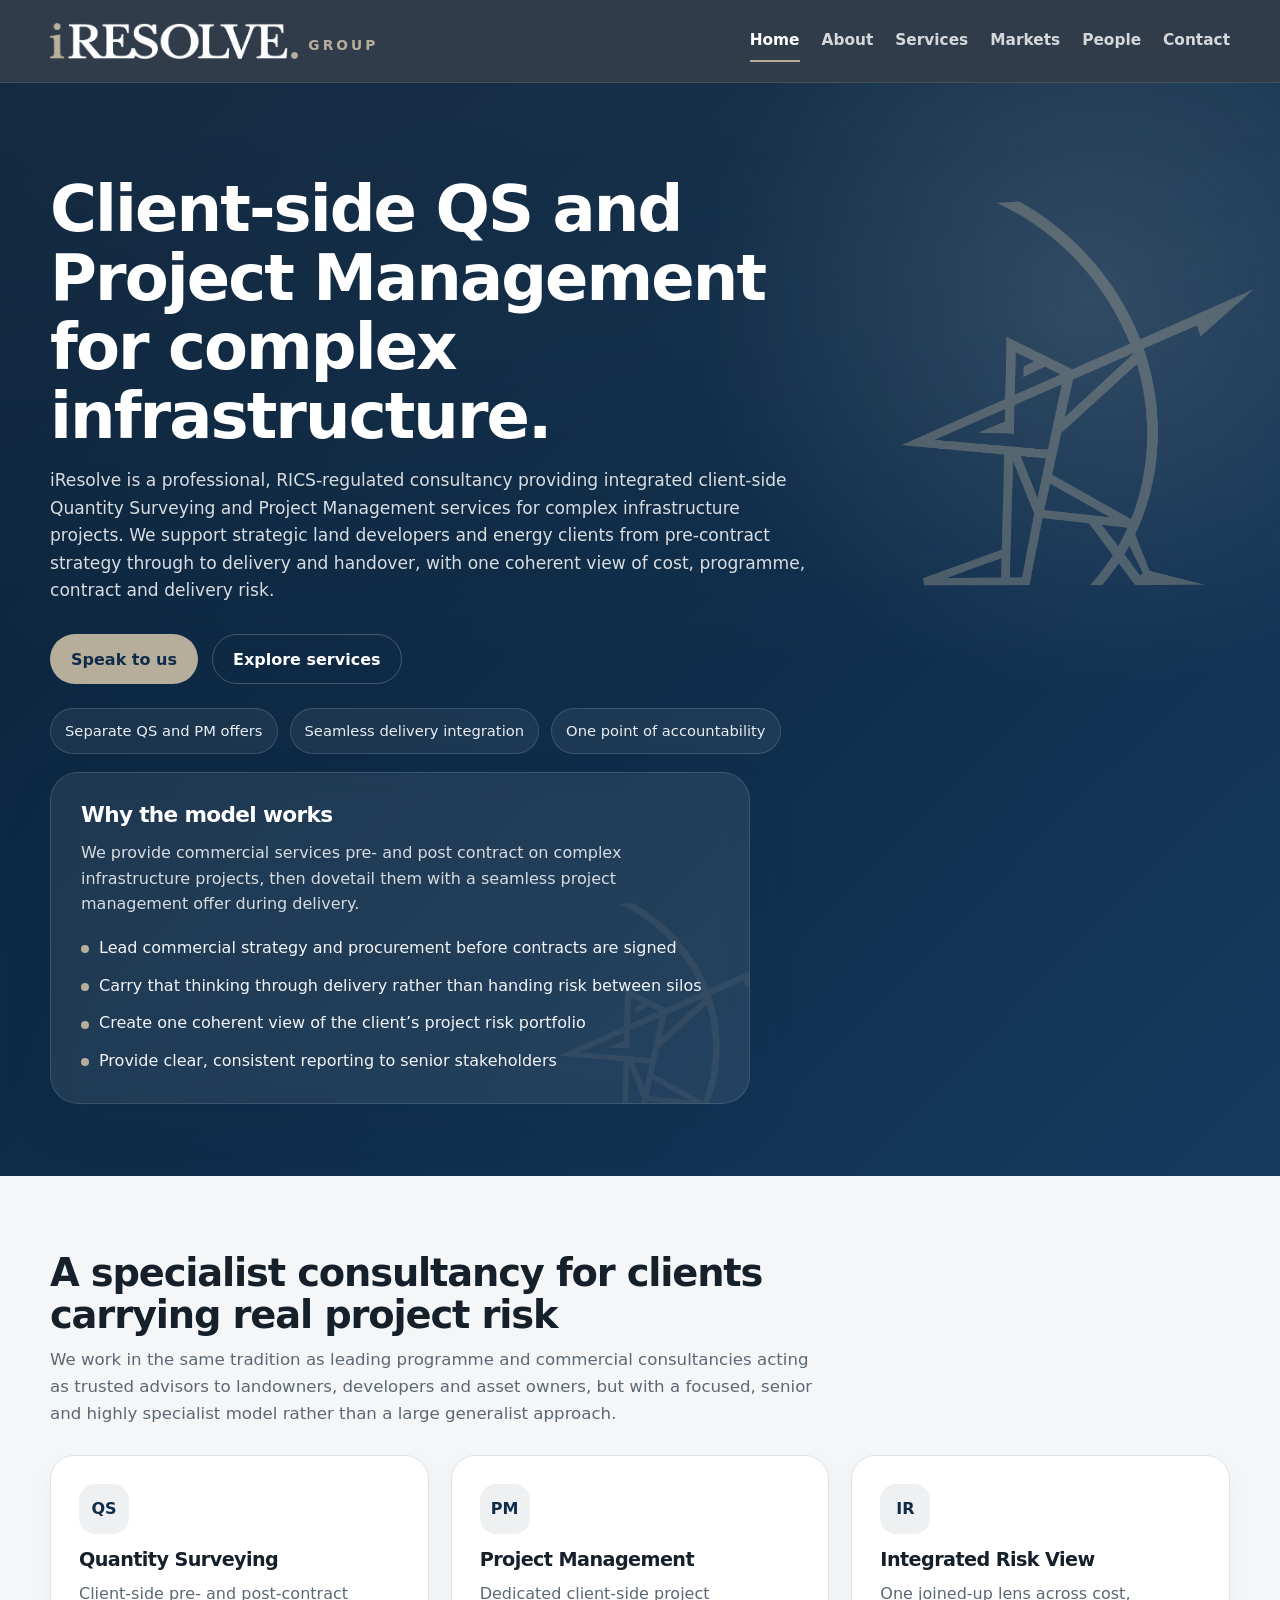
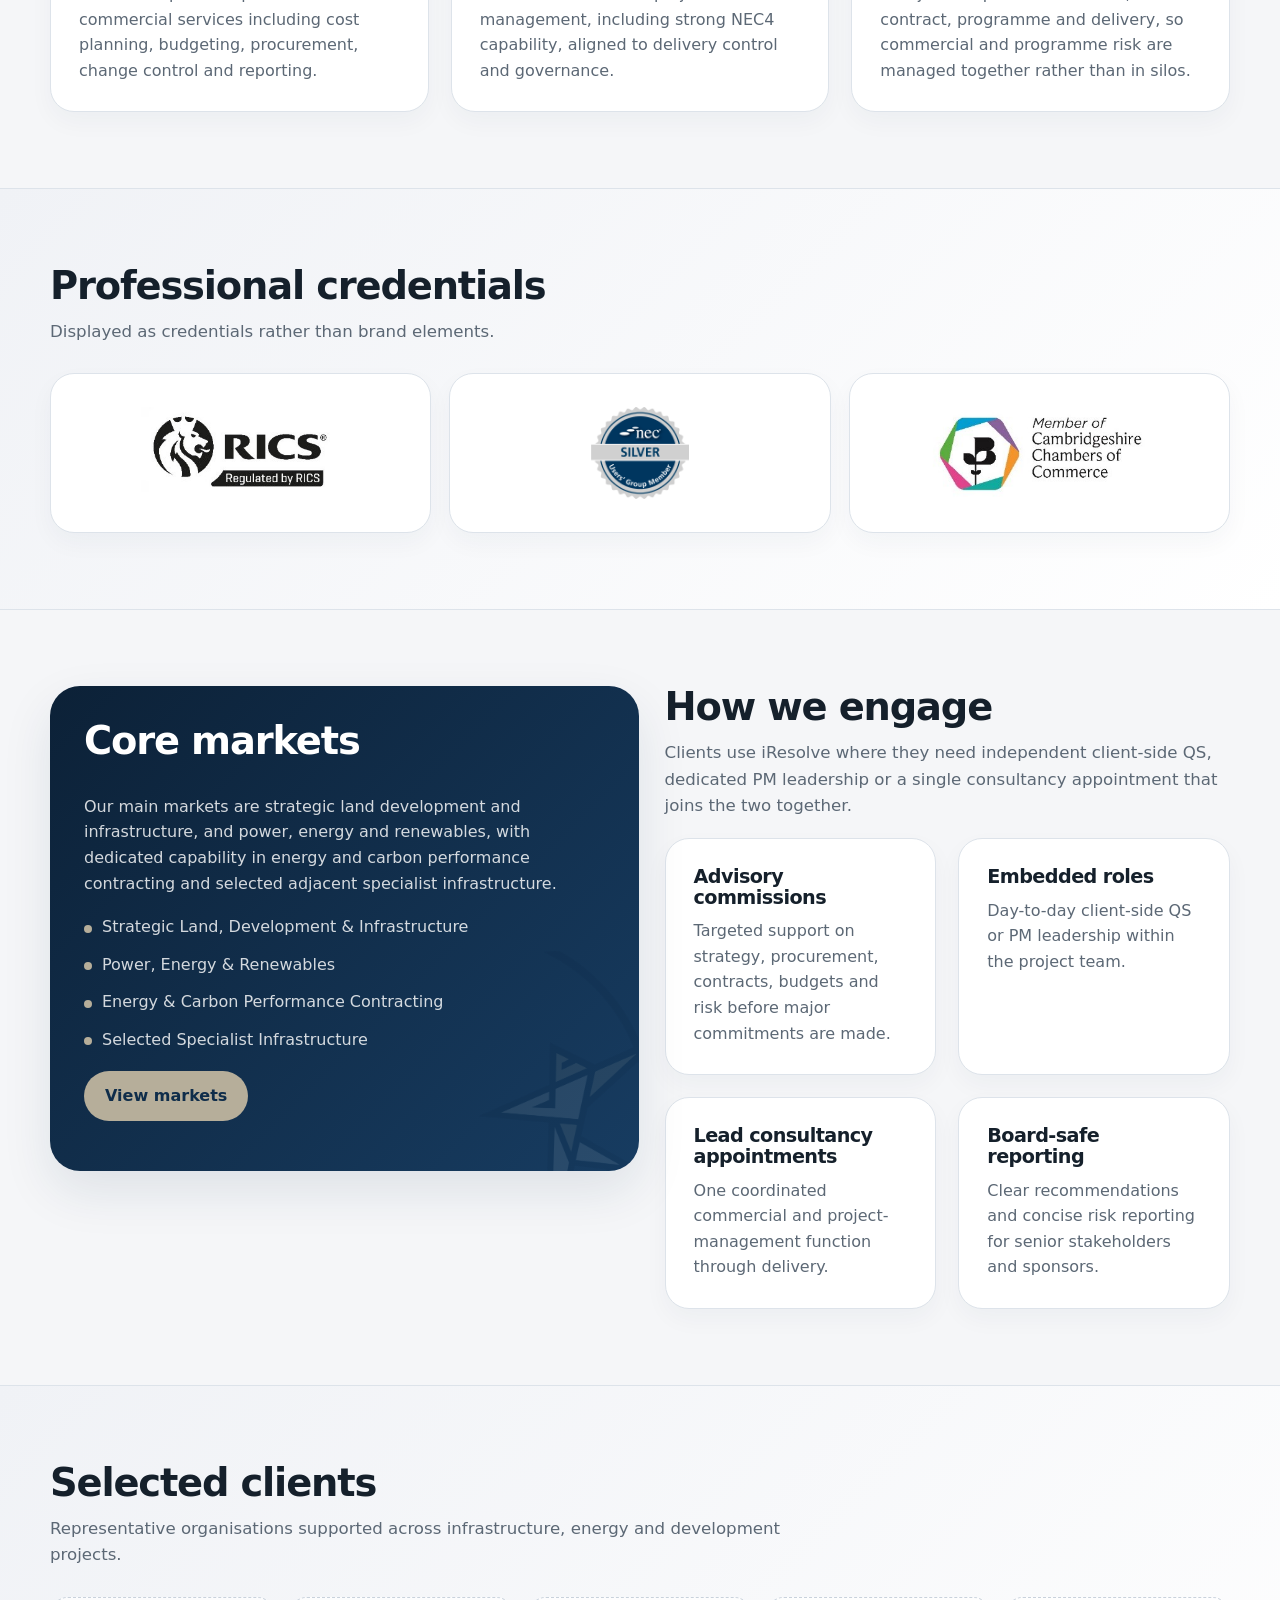
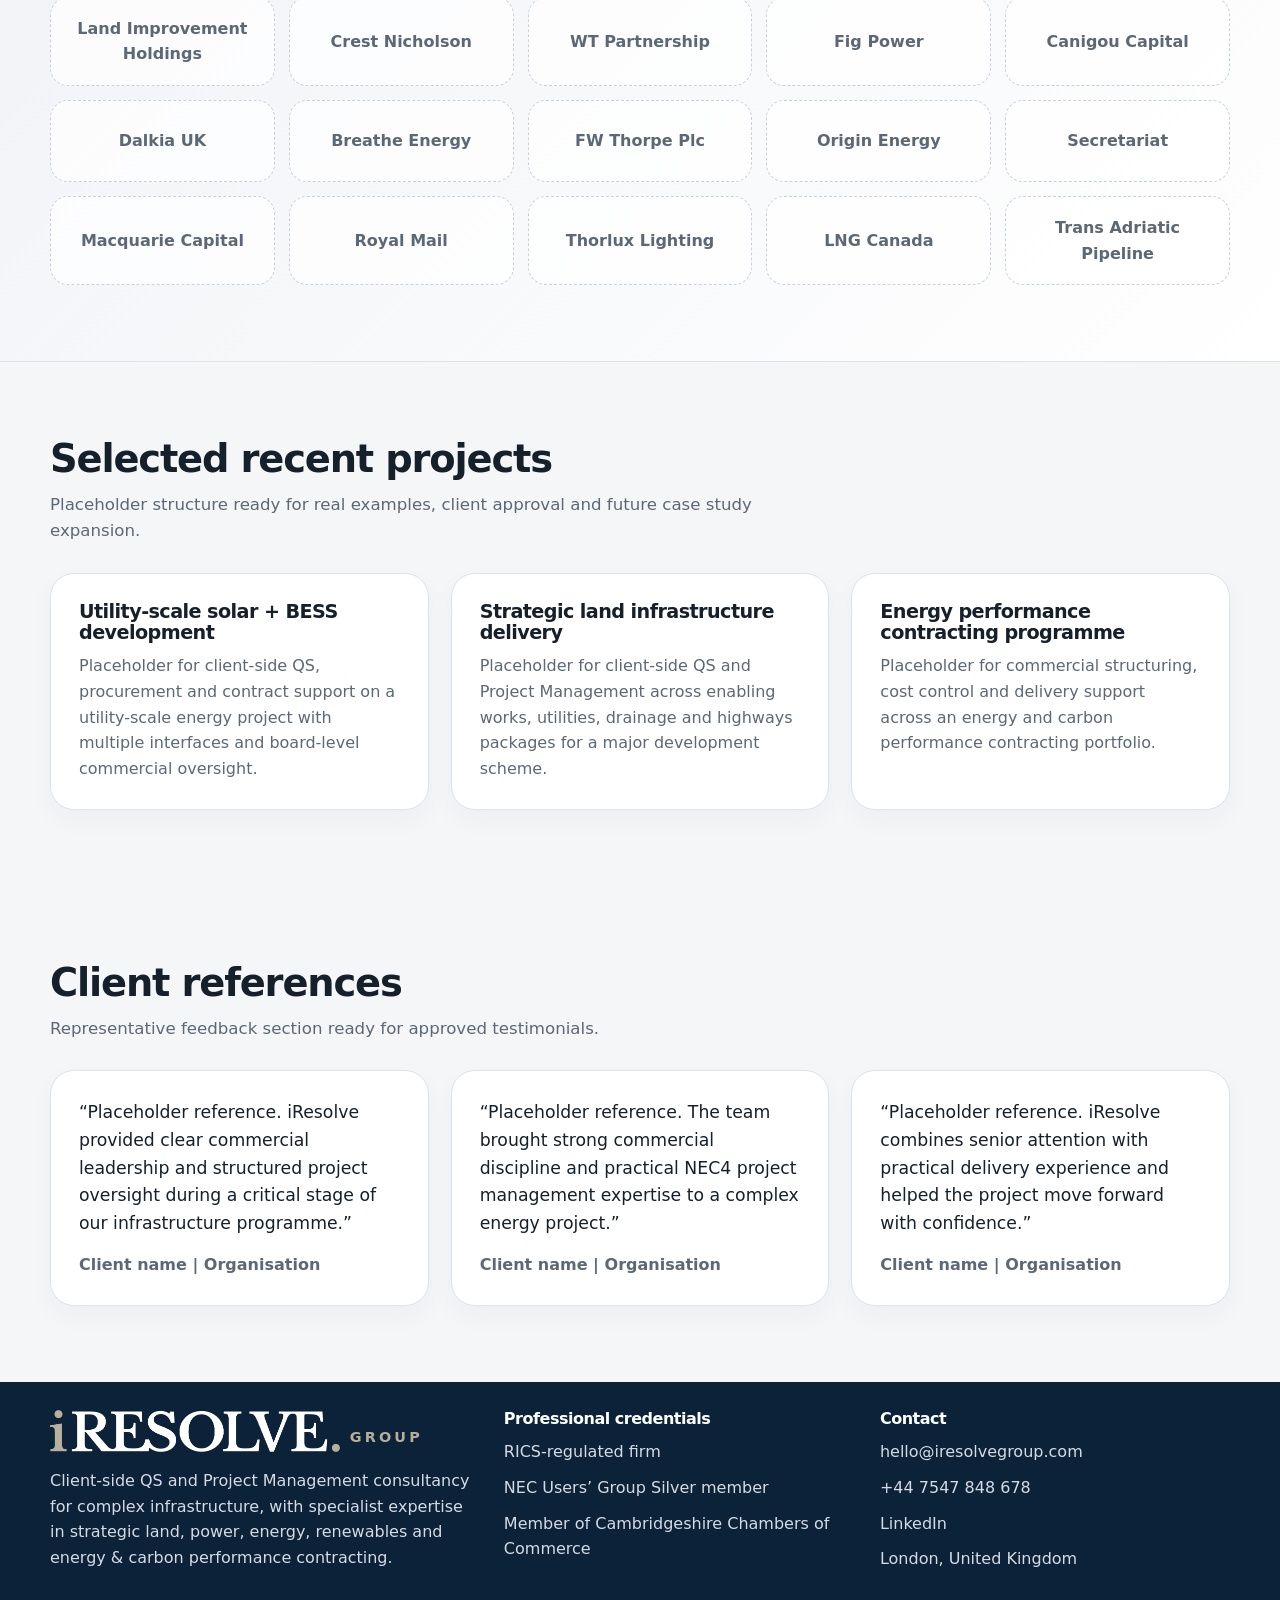
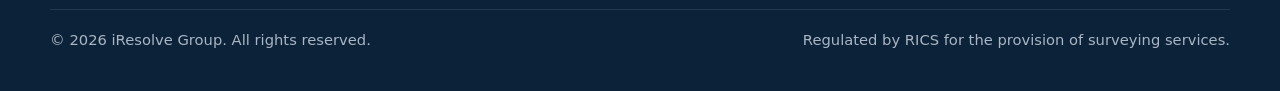
<file: iresolve-final-folder/index.html>
<!doctype html><html lang="en"><head><meta charset="utf-8"><meta name="viewport" content="width=device-width,initial-scale=1"><title>iResolve Group | Client-side QS & Project Management consultancy</title><meta name="description" content="RICS-regulated client-side QS and Project Management consultancy for complex infrastructure, strategic land, power, energy, renewables and carbon performance contracting."><link rel="icon" type="image/png" sizes="32x32" href="assets/favicon-32.png"><link rel="apple-touch-icon" href="assets/apple-touch-icon.png"><link rel="stylesheet" href="assets/styles.css"></head><body><header class="site-header"><div class="container nav-wrap"><a class="brand" href="index.html"><img src="assets/logo-wordmark-white.png" alt="iResolve"><span class="group">GROUP</span></a><button class="menu-toggle" aria-label="Open menu">☰</button><nav class="nav"><a href="index.html" class="active">Home</a><a href="about.html">About</a><a href="services.html">Services</a><a href="markets.html">Markets</a><a href="people.html">People</a><a href="contact.html">Contact</a></nav></div></header>
<main>
  <section class="hero">
    <div class="container hero-grid">
      <div>
        <h1>Client-side QS and Project Management for complex infrastructure.</h1>
        <p class="lead">iResolve is a professional, RICS-regulated consultancy providing integrated client-side Quantity Surveying and Project Management services for complex infrastructure projects. We support strategic land developers and energy clients from pre-contract strategy through to delivery and handover, with one coherent view of cost, programme, contract and delivery risk.</p>
        <div class="hero-actions"><a class="btn btn-primary" href="contact.html">Speak to us</a><a class="btn btn-secondary" href="services.html">Explore services</a></div>
        <div class="hero-bullets"><span>Separate QS and PM offers</span><span>Seamless delivery integration</span><span>One point of accountability</span></div>
        <aside class="hero-card">
          <h3>Why the model works</h3>
          <p>We provide commercial services pre- and post contract on complex infrastructure projects, then dovetail them with a seamless project management offer during delivery.</p>
          <ul>
            <li>Lead commercial strategy and procurement before contracts are signed</li>
            <li>Carry that thinking through delivery rather than handing risk between silos</li>
            <li>Create one coherent view of the client’s project risk portfolio</li>
            <li>Provide clear, consistent reporting to senior stakeholders</li>
          </ul>
        </aside>
      </div>
      <div class="hero-art-wrap"><img src="assets/archer-beige.png" alt=""></div>
    </div>
  </section>

  <section class="section">
    <div class="container">
      <div class="section-head">
        <h2>A specialist consultancy for clients carrying real project risk</h2>
        <p>We work in the same tradition as leading programme and commercial consultancies acting as trusted advisors to landowners, developers and asset owners, but with a focused, senior and highly specialist model rather than a large generalist approach.</p>
      </div>
      <div class="grid-3">
        <div class="feature"><div class="icon">QS</div><h3>Quantity Surveying</h3><p>Client-side pre- and post-contract commercial services including cost planning, budgeting, procurement, change control and reporting.</p></div>
        <div class="feature"><div class="icon">PM</div><h3>Project Management</h3><p>Dedicated client-side project management, including strong NEC4 capability, aligned to delivery control and governance.</p></div>
        <div class="feature"><div class="icon">IR</div><h3>Integrated Risk View</h3><p>One joined-up lens across cost, contract, programme and delivery, so commercial and programme risk are managed together rather than in silos.</p></div>
      </div>
    </div>
  </section>

  <section class="section band">
    <div class="container">
      <div class="section-head"><h2>Professional credentials</h2><p>Displayed as credentials rather than brand elements.</p></div>
      <div class="credentials">
        <div class="cred-badge"><img src="assets/rics-badge.png" alt="RICS Regulated by RICS badge"></div>
        <div class="cred-badge"><img src="assets/nec-silver.png" alt="NEC Users Group Silver badge"></div>
        <div class="cred-badge"><img src="assets/chamber-badge.png" alt="Member of Cambridgeshire Chambers of Commerce badge"></div>
      </div>
    </div>
  </section>

  <section class="section">
    <div class="container split">
      <div class="dark-panel">
        <h2 style="margin-top:0;font-size:clamp(2rem,3vw,2.8rem)">Core markets</h2>
        <p>Our main markets are strategic land development and infrastructure, and power, energy and renewables, with dedicated capability in energy and carbon performance contracting and selected adjacent specialist infrastructure.</p>
        <ul class="checklist">
          <li>Strategic Land, Development &amp; Infrastructure</li>
          <li>Power, Energy &amp; Renewables</li>
          <li>Energy &amp; Carbon Performance Contracting</li>
          <li>Selected Specialist Infrastructure</li>
        </ul>
        <p style="margin-top:18px"><a class="btn btn-primary" href="markets.html">View markets</a></p>
      </div>
      <div>
        <div class="section-head" style="margin-bottom:18px"><h2>How we engage</h2><p>Clients use iResolve where they need independent client-side QS, dedicated PM leadership or a single consultancy appointment that joins the two together.</p></div>
        <div class="grid-2">
          <div class="card"><h3>Advisory commissions</h3><p>Targeted support on strategy, procurement, contracts, budgets and risk before major commitments are made.</p></div>
          <div class="card"><h3>Embedded roles</h3><p>Day-to-day client-side QS or PM leadership within the project team.</p></div>
          <div class="card"><h3>Lead consultancy appointments</h3><p>One coordinated commercial and project-management function through delivery.</p></div>
          <div class="card"><h3>Board-safe reporting</h3><p>Clear recommendations and concise risk reporting for senior stakeholders and sponsors.</p></div>
        </div>
      </div>
    </div>
  </section>

  <section class="section band">
    <div class="container">
      <div class="section-head"><h2>Selected clients</h2><p>Representative organisations supported across infrastructure, energy and development projects.</p></div>
      <div class="logo-grid">
        <div class="logo-pill">Land Improvement Holdings</div><div class="logo-pill">Crest Nicholson</div><div class="logo-pill">WT Partnership</div><div class="logo-pill">Fig Power</div><div class="logo-pill">Canigou Capital</div>
        <div class="logo-pill">Dalkia UK</div><div class="logo-pill">Breathe Energy</div><div class="logo-pill">FW Thorpe Plc</div><div class="logo-pill">Origin Energy</div><div class="logo-pill">Secretariat</div>
        <div class="logo-pill">Macquarie Capital</div><div class="logo-pill">Royal Mail</div><div class="logo-pill">Thorlux Lighting</div><div class="logo-pill">LNG Canada</div><div class="logo-pill">Trans Adriatic Pipeline</div>
      </div>
    </div>
  </section>

  <section class="section">
    <div class="container">
      <div class="section-head"><h2>Selected recent projects</h2><p>Placeholder structure ready for real examples, client approval and future case study expansion.</p></div>
      <div class="grid-3">
        <div class="project"><h3>Utility-scale solar + BESS development</h3><p>Placeholder for client-side QS, procurement and contract support on a utility-scale energy project with multiple interfaces and board-level commercial oversight.</p></div>
        <div class="project"><h3>Strategic land infrastructure delivery</h3><p>Placeholder for client-side QS and Project Management across enabling works, utilities, drainage and highways packages for a major development scheme.</p></div>
        <div class="project"><h3>Energy performance contracting programme</h3><p>Placeholder for commercial structuring, cost control and delivery support across an energy and carbon performance contracting portfolio.</p></div>
      </div>
    </div>
  </section>

  <section class="section">
    <div class="container">
      <div class="section-head"><h2>Client references</h2><p>Representative feedback section ready for approved testimonials.</p></div>
      <div class="refs">
        <div class="quote"><blockquote>“Placeholder reference. iResolve provided clear commercial leadership and structured project oversight during a critical stage of our infrastructure programme.”</blockquote><cite>Client name | Organisation</cite></div>
        <div class="quote"><blockquote>“Placeholder reference. The team brought strong commercial discipline and practical NEC4 project management expertise to a complex energy project.”</blockquote><cite>Client name | Organisation</cite></div>
        <div class="quote"><blockquote>“Placeholder reference. iResolve combines senior attention with practical delivery experience and helped the project move forward with confidence.”</blockquote><cite>Client name | Organisation</cite></div>
      </div>
    </div>
  </section>
</main>
<footer class="footer"><div class="container"><div class="footer-top"><div class="footer-brand"><div class="footer-lockup"><img src="assets/logo-wordmark-white.png" alt="iResolve"><span class="group">GROUP</span></div><p>Client-side QS and Project Management consultancy for complex infrastructure, with specialist expertise in strategic land, power, energy, renewables and energy &amp; carbon performance contracting.</p></div><div><h4>Professional credentials</h4><ul><li>RICS-regulated firm</li><li>NEC Users’ Group Silver member</li><li>Member of Cambridgeshire Chambers of Commerce</li></ul></div><div><h4>Contact</h4><ul><li><a href="mailto:hello@iresolvegroup.com">hello@iresolvegroup.com</a></li><li><a href="tel:+447547848678">+44 7547 848 678</a></li><li><a href="https://www.linkedin.com/company/iresolvegroup/" target="_blank" rel="noopener">LinkedIn</a></li><li>London, United Kingdom</li></ul></div></div><div class="footer-bottom"><div>© 2026 iResolve Group. All rights reserved.</div><div>Regulated by RICS for the provision of surveying services.</div></div></div></footer><script src="assets/site.js"></script></body></html>
</file>
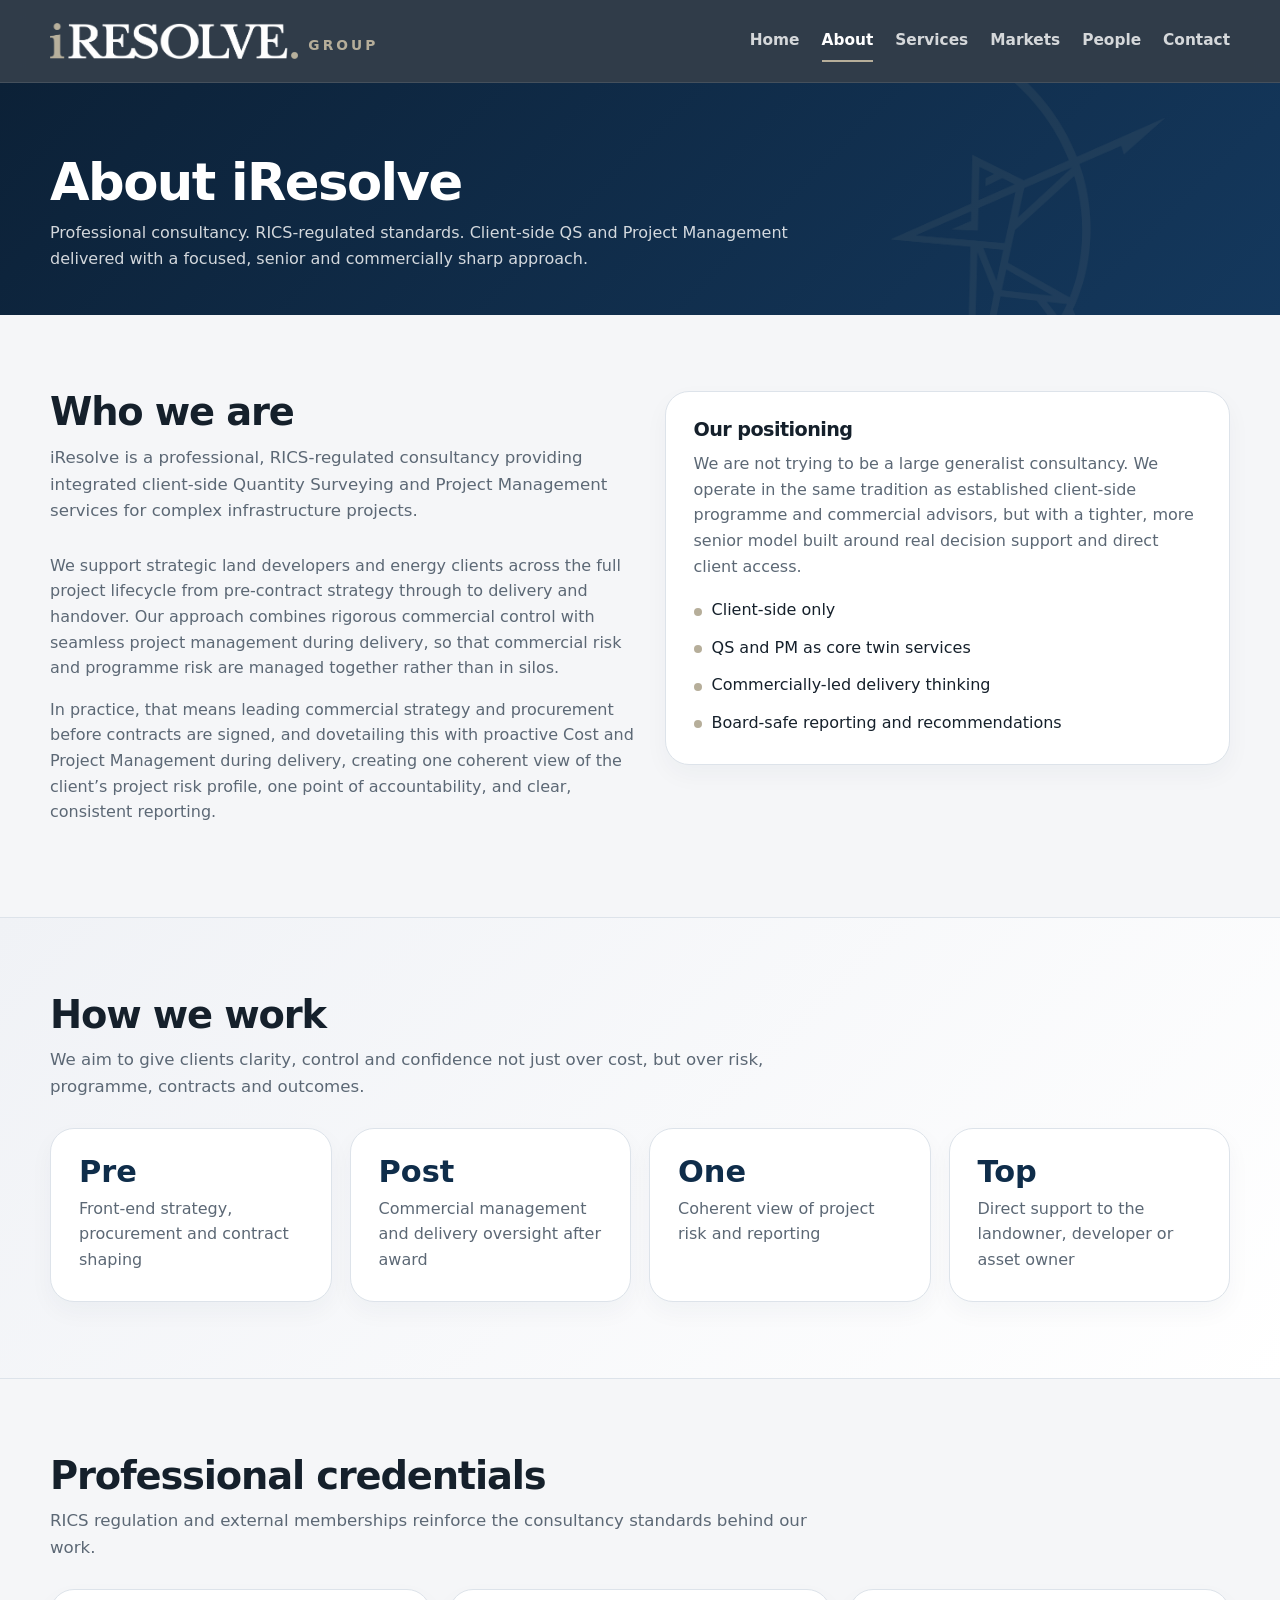
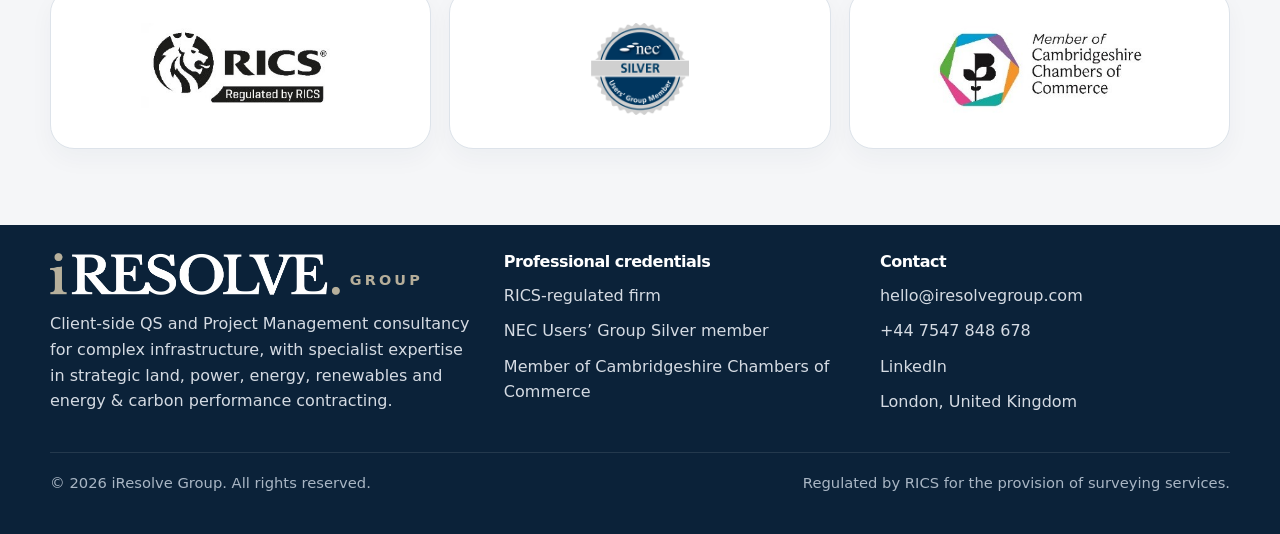
<file: iresolve-final-folder/about.html>
<!doctype html><html lang="en"><head><meta charset="utf-8"><meta name="viewport" content="width=device-width,initial-scale=1"><title>About | iResolve Group</title><meta name="description" content="About iResolve Group, a professional RICS-regulated consultancy delivering client-side QS and Project Management for complex infrastructure."><link rel="icon" type="image/png" sizes="32x32" href="assets/favicon-32.png"><link rel="apple-touch-icon" href="assets/apple-touch-icon.png"><link rel="stylesheet" href="assets/styles.css"></head><body><header class="site-header"><div class="container nav-wrap"><a class="brand" href="index.html"><img src="assets/logo-wordmark-white.png" alt="iResolve"><span class="group">GROUP</span></a><button class="menu-toggle" aria-label="Open menu">☰</button><nav class="nav"><a href="index.html">Home</a><a href="about.html" class="active">About</a><a href="services.html">Services</a><a href="markets.html">Markets</a><a href="people.html">People</a><a href="contact.html">Contact</a></nav></div></header>
<main>
<section class="page-hero"><div class="container"><h1>About iResolve</h1><p>Professional consultancy. RICS-regulated standards. Client-side QS and Project Management delivered with a focused, senior and commercially sharp approach.</p></div></section>
<section class="section"><div class="container split"><div><div class="section-head"><h2>Who we are</h2><p>iResolve is a professional, RICS-regulated consultancy providing integrated client-side Quantity Surveying and Project Management services for complex infrastructure projects.</p></div><p class="small" style="font-size:1rem;color:var(--muted)">We support strategic land developers and energy clients across the full project lifecycle from pre-contract strategy through to delivery and handover. Our approach combines rigorous commercial control with seamless project management during delivery, so that commercial risk and programme risk are managed together rather than in silos.</p><p class="small" style="font-size:1rem;color:var(--muted)">In practice, that means leading commercial strategy and procurement before contracts are signed, and dovetailing this with proactive Cost and Project Management during delivery, creating one coherent view of the client’s project risk profile, one point of accountability, and clear, consistent reporting.</p></div><div class="card"><h3>Our positioning</h3><p>We are not trying to be a large generalist consultancy. We operate in the same tradition as established client-side programme and commercial advisors, but with a tighter, more senior model built around real decision support and direct client access.</p><ul class="checklist"><li>Client-side only</li><li>QS and PM as core twin services</li><li>Commercially-led delivery thinking</li><li>Board-safe reporting and recommendations</li></ul></div></div></section>
<section class="section band"><div class="container"><div class="section-head"><h2>How we work</h2><p>We aim to give clients clarity, control and confidence not just over cost, but over risk, programme, contracts and outcomes.</p></div><div class="stats"><div class="stat"><strong>Pre</strong><span>Front-end strategy, procurement and contract shaping</span></div><div class="stat"><strong>Post</strong><span>Commercial management and delivery oversight after award</span></div><div class="stat"><strong>One</strong><span>Coherent view of project risk and reporting</span></div><div class="stat"><strong>Top</strong><span>Direct support to the landowner, developer or asset owner</span></div></div></div></section>
<section class="section"><div class="container"><div class="section-head"><h2>Professional credentials</h2><p>RICS regulation and external memberships reinforce the consultancy standards behind our work.</p></div><div class="credentials"><div class="cred-badge"><img src="assets/rics-badge.png" alt="RICS Regulated by RICS badge"></div><div class="cred-badge"><img src="assets/nec-silver.png" alt="NEC Users Group Silver badge"></div><div class="cred-badge"><img src="assets/chamber-badge.png" alt="Member of Cambridgeshire Chambers of Commerce badge"></div></div></div></section>
</main>
<footer class="footer"><div class="container"><div class="footer-top"><div class="footer-brand"><div class="footer-lockup"><img src="assets/logo-wordmark-white.png" alt="iResolve"><span class="group">GROUP</span></div><p>Client-side QS and Project Management consultancy for complex infrastructure, with specialist expertise in strategic land, power, energy, renewables and energy &amp; carbon performance contracting.</p></div><div><h4>Professional credentials</h4><ul><li>RICS-regulated firm</li><li>NEC Users’ Group Silver member</li><li>Member of Cambridgeshire Chambers of Commerce</li></ul></div><div><h4>Contact</h4><ul><li><a href="mailto:hello@iresolvegroup.com">hello@iresolvegroup.com</a></li><li><a href="tel:+447547848678">+44 7547 848 678</a></li><li><a href="https://www.linkedin.com/company/iresolvegroup/" target="_blank" rel="noopener">LinkedIn</a></li><li>London, United Kingdom</li></ul></div></div><div class="footer-bottom"><div>© 2026 iResolve Group. All rights reserved.</div><div>Regulated by RICS for the provision of surveying services.</div></div></div></footer><script src="assets/site.js"></script></body></html>
</file>
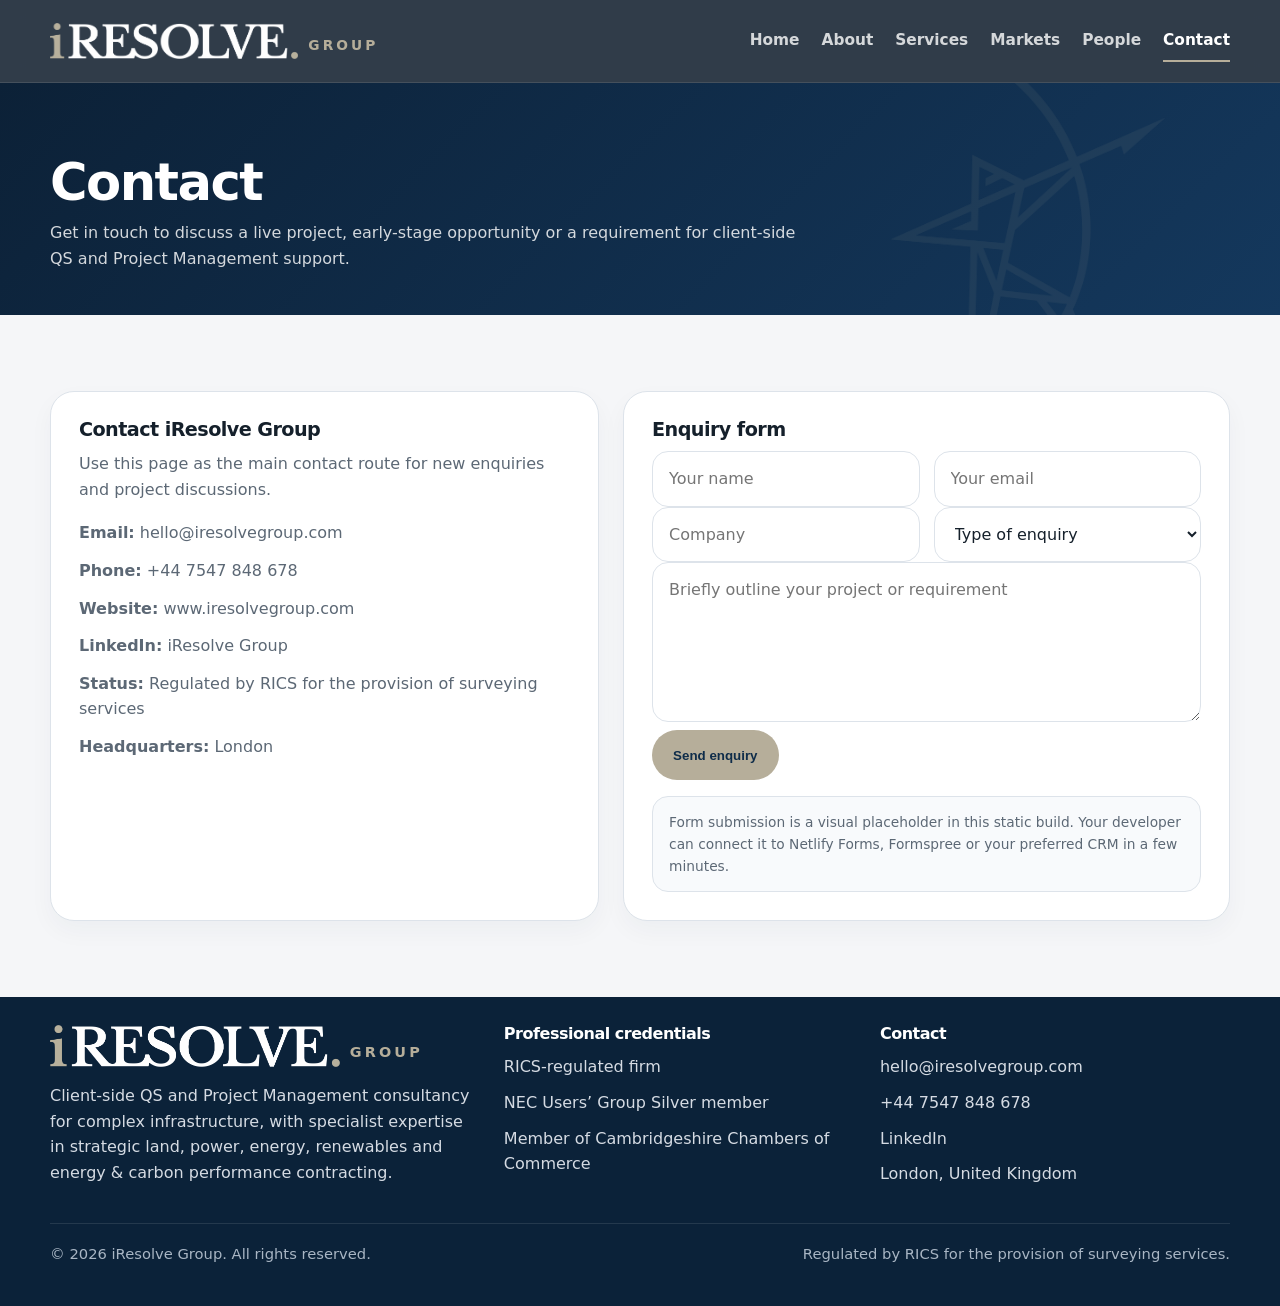
<file: iresolve-final-folder/contact.html>
<!doctype html><html lang="en"><head><meta charset="utf-8"><meta name="viewport" content="width=device-width,initial-scale=1"><title>Contact | iResolve Group</title><meta name="description" content="Contact iResolve Group for client-side QS, PM and integrated consultancy support on complex infrastructure projects."><link rel="icon" type="image/png" sizes="32x32" href="assets/favicon-32.png"><link rel="apple-touch-icon" href="assets/apple-touch-icon.png"><link rel="stylesheet" href="assets/styles.css"></head><body><header class="site-header"><div class="container nav-wrap"><a class="brand" href="index.html"><img src="assets/logo-wordmark-white.png" alt="iResolve"><span class="group">GROUP</span></a><button class="menu-toggle" aria-label="Open menu">☰</button><nav class="nav"><a href="index.html">Home</a><a href="about.html">About</a><a href="services.html">Services</a><a href="markets.html">Markets</a><a href="people.html">People</a><a href="contact.html" class="active">Contact</a></nav></div></header>
<main><section class="page-hero"><div class="container"><h1>Contact</h1><p>Get in touch to discuss a live project, early-stage opportunity or a requirement for client-side QS and Project Management support.</p></div></section><section class="section"><div class="container contact-grid"><div class="contact-card"><h3>Contact iResolve Group</h3><p>Use this page as the main contact route for new enquiries and project discussions.</p><ul class="contact-list"><li><strong>Email:</strong> <a href="mailto:hello@iresolvegroup.com">hello@iresolvegroup.com</a></li><li><strong>Phone:</strong> <a href="tel:+447547848678">+44 7547 848 678</a></li><li><strong>Website:</strong> <a href="https://www.iresolvegroup.com" target="_blank" rel="noopener">www.iresolvegroup.com</a></li><li><strong>LinkedIn:</strong> <a href="https://www.linkedin.com/company/iresolvegroup/" target="_blank" rel="noopener">iResolve Group</a></li><li><strong>Status:</strong> Regulated by RICS for the provision of surveying services</li><li><strong>Headquarters:</strong> London</li></ul></div><div class="contact-card"><h3>Enquiry form</h3><form><div class="row-2"><input type="text" placeholder="Your name"><input type="email" placeholder="Your email"></div><div class="row-2"><input type="text" placeholder="Company"><select><option>Type of enquiry</option><option>Quantity Surveying</option><option>Project Management</option><option>Integrated QS + PM support</option><option>Procurement / contract support</option></select></div><textarea placeholder="Briefly outline your project or requirement"></textarea><button type="button" class="btn btn-primary">Send enquiry</button></form><p class="notice" style="margin-top:16px">Form submission is a visual placeholder in this static build. Your developer can connect it to Netlify Forms, Formspree or your preferred CRM in a few minutes.</p></div></div></section></main>
<footer class="footer"><div class="container"><div class="footer-top"><div class="footer-brand"><div class="footer-lockup"><img src="assets/logo-wordmark-white.png" alt="iResolve"><span class="group">GROUP</span></div><p>Client-side QS and Project Management consultancy for complex infrastructure, with specialist expertise in strategic land, power, energy, renewables and energy &amp; carbon performance contracting.</p></div><div><h4>Professional credentials</h4><ul><li>RICS-regulated firm</li><li>NEC Users’ Group Silver member</li><li>Member of Cambridgeshire Chambers of Commerce</li></ul></div><div><h4>Contact</h4><ul><li><a href="mailto:hello@iresolvegroup.com">hello@iresolvegroup.com</a></li><li><a href="tel:+447547848678">+44 7547 848 678</a></li><li><a href="https://www.linkedin.com/company/iresolvegroup/" target="_blank" rel="noopener">LinkedIn</a></li><li>London, United Kingdom</li></ul></div></div><div class="footer-bottom"><div>© 2026 iResolve Group. All rights reserved.</div><div>Regulated by RICS for the provision of surveying services.</div></div></div></footer><script src="assets/site.js"></script></body></html>
</file>
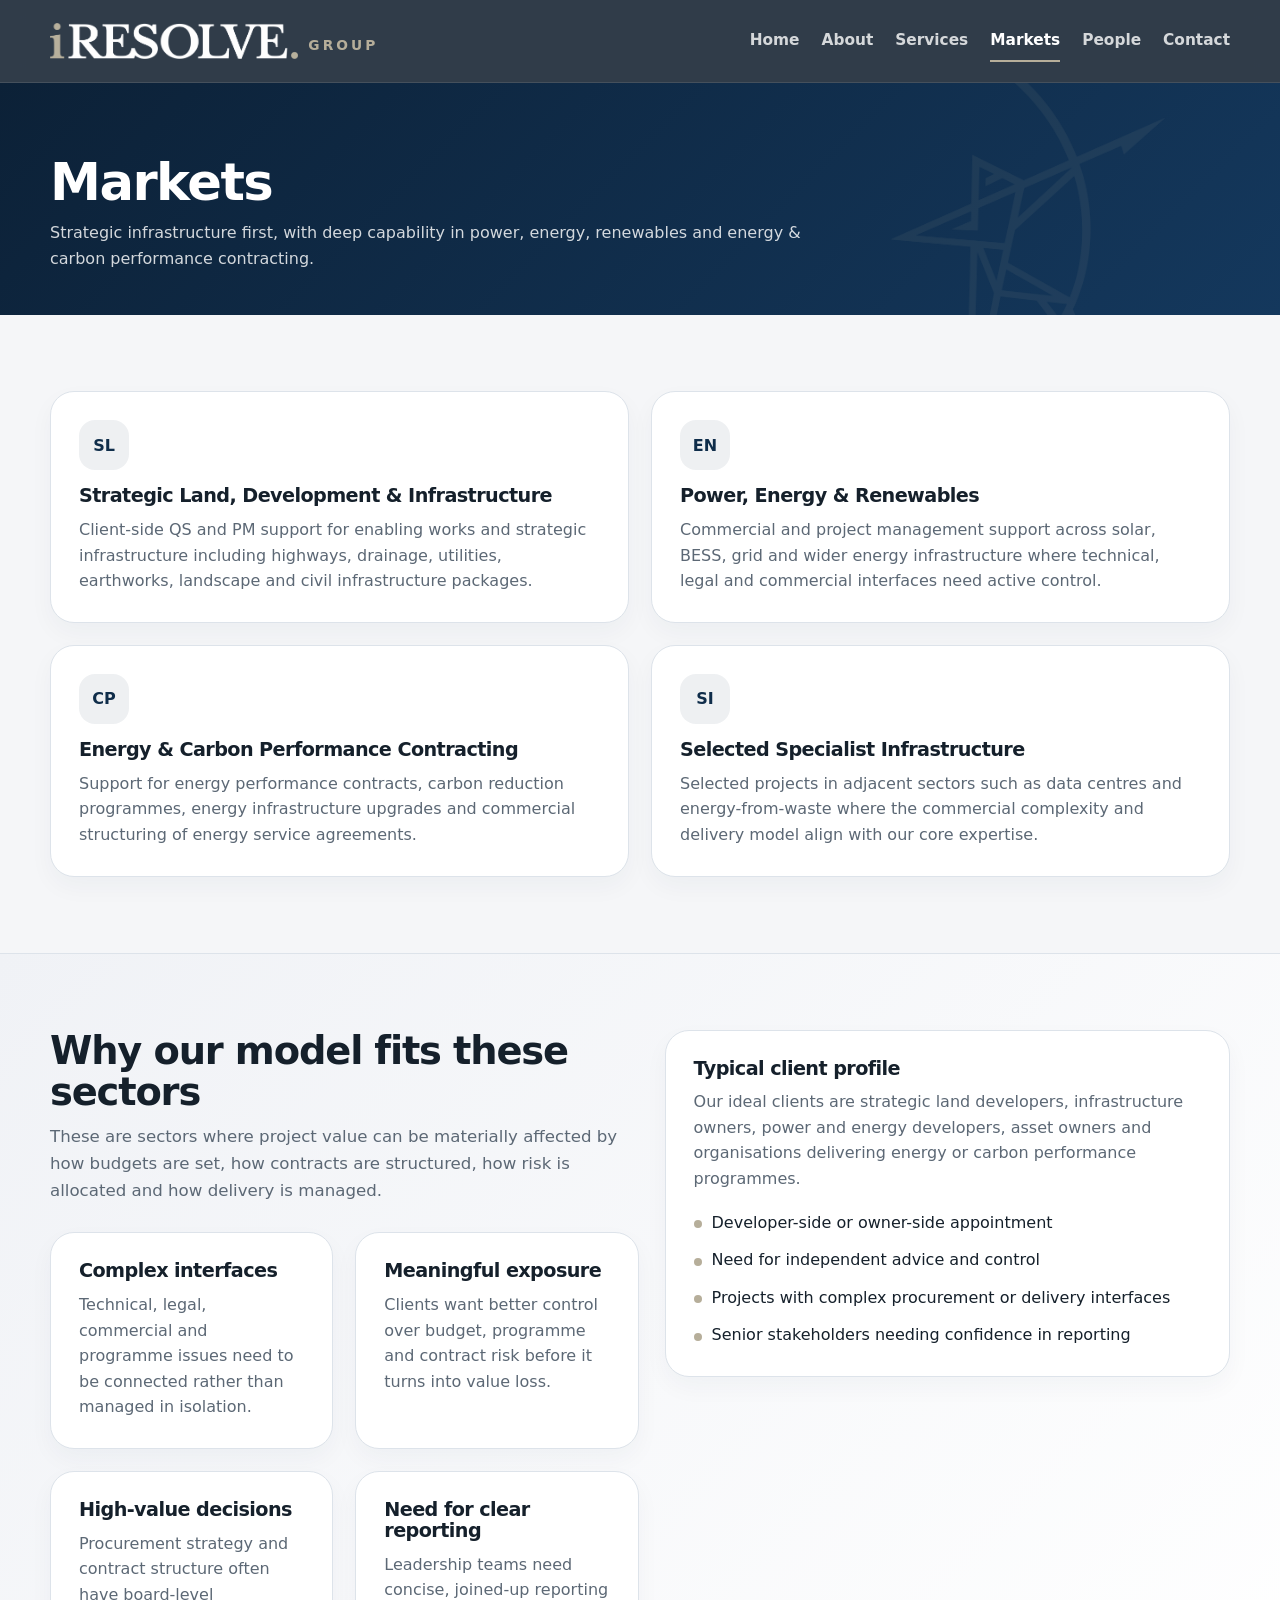
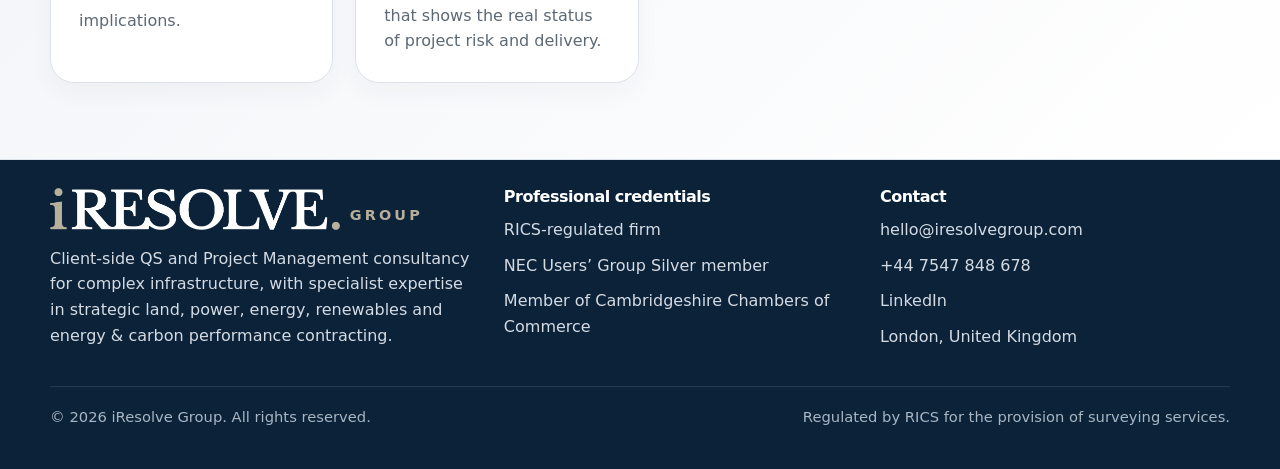
<file: iresolve-final-folder/markets.html>
<!doctype html><html lang="en"><head><meta charset="utf-8"><meta name="viewport" content="width=device-width,initial-scale=1"><title>Markets | iResolve Group</title><meta name="description" content="Strategic land, infrastructure, power, energy, renewables, and energy & carbon performance contracting markets supported by iResolve Group."><link rel="icon" type="image/png" sizes="32x32" href="assets/favicon-32.png"><link rel="apple-touch-icon" href="assets/apple-touch-icon.png"><link rel="stylesheet" href="assets/styles.css"></head><body><header class="site-header"><div class="container nav-wrap"><a class="brand" href="index.html"><img src="assets/logo-wordmark-white.png" alt="iResolve"><span class="group">GROUP</span></a><button class="menu-toggle" aria-label="Open menu">☰</button><nav class="nav"><a href="index.html">Home</a><a href="about.html">About</a><a href="services.html">Services</a><a href="markets.html" class="active">Markets</a><a href="people.html">People</a><a href="contact.html">Contact</a></nav></div></header>
<main><section class="page-hero"><div class="container"><h1>Markets</h1><p>Strategic infrastructure first, with deep capability in power, energy, renewables and energy &amp; carbon performance contracting.</p></div></section><section class="section"><div class="container grid-2"><div class="market"><div class="icon">SL</div><h3>Strategic Land, Development &amp; Infrastructure</h3><p>Client-side QS and PM support for enabling works and strategic infrastructure including highways, drainage, utilities, earthworks, landscape and civil infrastructure packages.</p></div><div class="market"><div class="icon">EN</div><h3>Power, Energy &amp; Renewables</h3><p>Commercial and project management support across solar, BESS, grid and wider energy infrastructure where technical, legal and commercial interfaces need active control.</p></div><div class="market"><div class="icon">CP</div><h3>Energy &amp; Carbon Performance Contracting</h3><p>Support for energy performance contracts, carbon reduction programmes, energy infrastructure upgrades and commercial structuring of energy service agreements.</p></div><div class="market"><div class="icon">SI</div><h3>Selected Specialist Infrastructure</h3><p>Selected projects in adjacent sectors such as data centres and energy-from-waste where the commercial complexity and delivery model align with our core expertise.</p></div></div></section><section class="section band"><div class="container split"><div><div class="section-head"><h2>Why our model fits these sectors</h2><p>These are sectors where project value can be materially affected by how budgets are set, how contracts are structured, how risk is allocated and how delivery is managed.</p></div><div class="grid-2"><div class="card"><h3>Complex interfaces</h3><p>Technical, legal, commercial and programme issues need to be connected rather than managed in isolation.</p></div><div class="card"><h3>Meaningful exposure</h3><p>Clients want better control over budget, programme and contract risk before it turns into value loss.</p></div><div class="card"><h3>High-value decisions</h3><p>Procurement strategy and contract structure often have board-level implications.</p></div><div class="card"><h3>Need for clear reporting</h3><p>Leadership teams need concise, joined-up reporting that shows the real status of project risk and delivery.</p></div></div></div><div class="card"><h3>Typical client profile</h3><p>Our ideal clients are strategic land developers, infrastructure owners, power and energy developers, asset owners and organisations delivering energy or carbon performance programmes.</p><ul class="checklist"><li>Developer-side or owner-side appointment</li><li>Need for independent advice and control</li><li>Projects with complex procurement or delivery interfaces</li><li>Senior stakeholders needing confidence in reporting</li></ul></div></div></section></main>
<footer class="footer"><div class="container"><div class="footer-top"><div class="footer-brand"><div class="footer-lockup"><img src="assets/logo-wordmark-white.png" alt="iResolve"><span class="group">GROUP</span></div><p>Client-side QS and Project Management consultancy for complex infrastructure, with specialist expertise in strategic land, power, energy, renewables and energy &amp; carbon performance contracting.</p></div><div><h4>Professional credentials</h4><ul><li>RICS-regulated firm</li><li>NEC Users’ Group Silver member</li><li>Member of Cambridgeshire Chambers of Commerce</li></ul></div><div><h4>Contact</h4><ul><li><a href="mailto:hello@iresolvegroup.com">hello@iresolvegroup.com</a></li><li><a href="tel:+447547848678">+44 7547 848 678</a></li><li><a href="https://www.linkedin.com/company/iresolvegroup/" target="_blank" rel="noopener">LinkedIn</a></li><li>London, United Kingdom</li></ul></div></div><div class="footer-bottom"><div>© 2026 iResolve Group. All rights reserved.</div><div>Regulated by RICS for the provision of surveying services.</div></div></div></footer><script src="assets/site.js"></script></body></html>
</file>
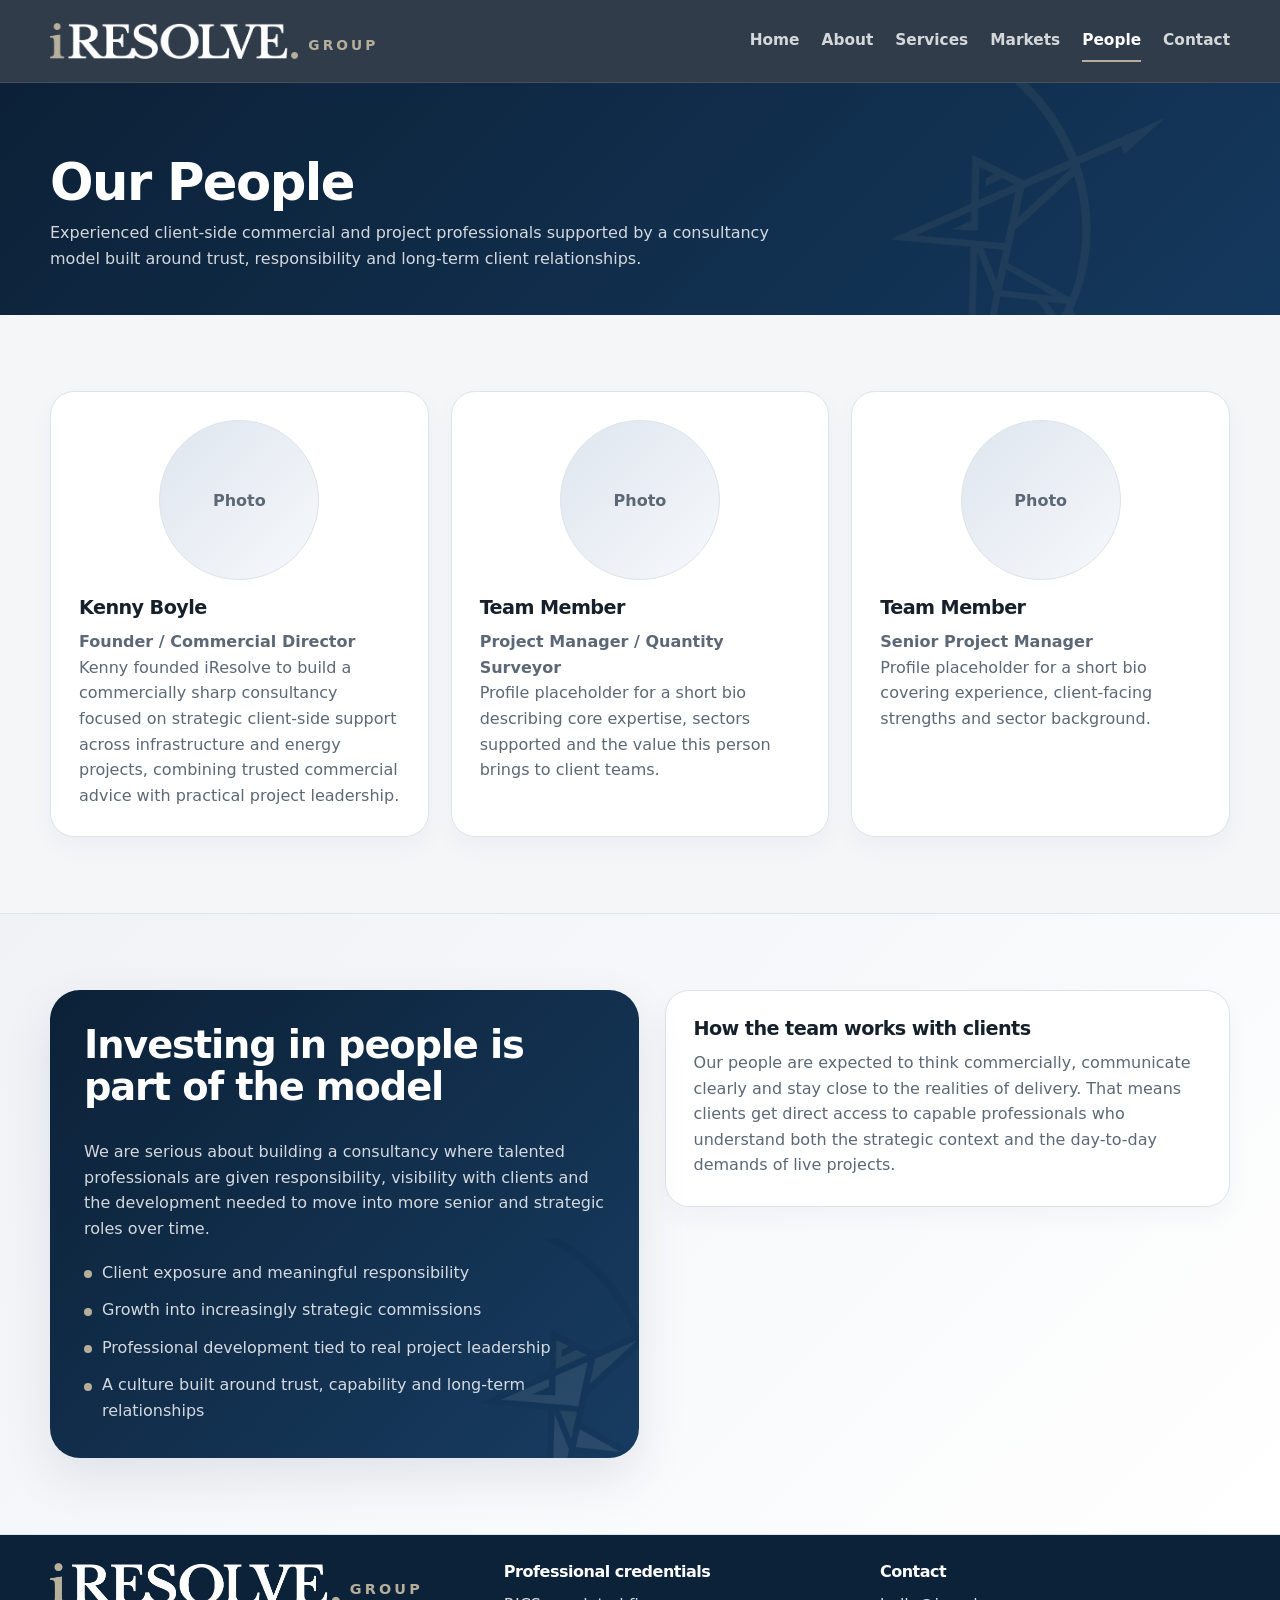
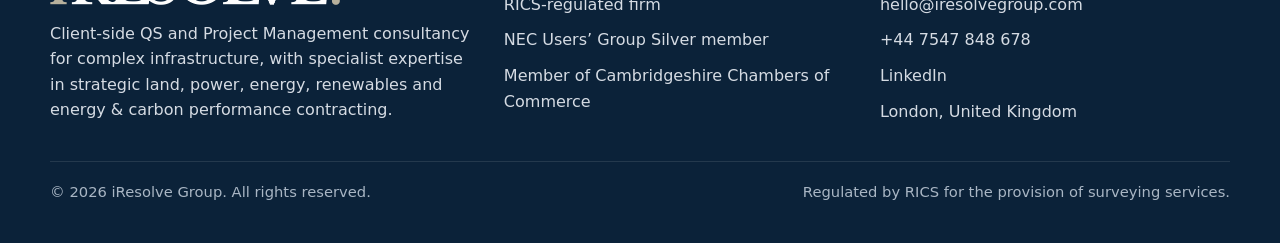
<file: iresolve-final-folder/people.html>
<!doctype html><html lang="en"><head><meta charset="utf-8"><meta name="viewport" content="width=device-width,initial-scale=1"><title>People | iResolve Group</title><meta name="description" content="Meet the iResolve Group team: experienced client-side commercial and project professionals."><link rel="icon" type="image/png" sizes="32x32" href="assets/favicon-32.png"><link rel="apple-touch-icon" href="assets/apple-touch-icon.png"><link rel="stylesheet" href="assets/styles.css"></head><body><header class="site-header"><div class="container nav-wrap"><a class="brand" href="index.html"><img src="assets/logo-wordmark-white.png" alt="iResolve"><span class="group">GROUP</span></a><button class="menu-toggle" aria-label="Open menu">☰</button><nav class="nav"><a href="index.html">Home</a><a href="about.html">About</a><a href="services.html">Services</a><a href="markets.html">Markets</a><a href="people.html" class="active">People</a><a href="contact.html">Contact</a></nav></div></header>
<main><section class="page-hero"><div class="container"><h1>Our People</h1><p>Experienced client-side commercial and project professionals supported by a consultancy model built around trust, responsibility and long-term client relationships.</p></div></section><section class="section"><div class="container"><div class="grid-3"><div class="person-card"><div class="avatar">Photo</div><h3>Kenny Boyle</h3><p class="person-role">Founder / Commercial Director</p><p>Kenny founded iResolve to build a commercially sharp consultancy focused on strategic client-side support across infrastructure and energy projects, combining trusted commercial advice with practical project leadership.</p></div><div class="person-card"><div class="avatar">Photo</div><h3>Team Member</h3><p class="person-role">Project Manager / Quantity Surveyor</p><p>Profile placeholder for a short bio describing core expertise, sectors supported and the value this person brings to client teams.</p></div><div class="person-card"><div class="avatar">Photo</div><h3>Team Member</h3><p class="person-role">Senior Project Manager</p><p>Profile placeholder for a short bio covering experience, client-facing strengths and sector background.</p></div></div></div></section><section class="section band"><div class="container split"><div class="dark-panel"><h2 style="margin-top:0;font-size:clamp(2rem,3vw,2.6rem)">Investing in people is part of the model</h2><p>We are serious about building a consultancy where talented professionals are given responsibility, visibility with clients and the development needed to move into more senior and strategic roles over time.</p><ul class="checklist"><li>Client exposure and meaningful responsibility</li><li>Growth into increasingly strategic commissions</li><li>Professional development tied to real project leadership</li><li>A culture built around trust, capability and long-term relationships</li></ul></div><div class="card"><h3>How the team works with clients</h3><p>Our people are expected to think commercially, communicate clearly and stay close to the realities of delivery. That means clients get direct access to capable professionals who understand both the strategic context and the day-to-day demands of live projects.</p></div></div></section></main>
<footer class="footer"><div class="container"><div class="footer-top"><div class="footer-brand"><div class="footer-lockup"><img src="assets/logo-wordmark-white.png" alt="iResolve"><span class="group">GROUP</span></div><p>Client-side QS and Project Management consultancy for complex infrastructure, with specialist expertise in strategic land, power, energy, renewables and energy &amp; carbon performance contracting.</p></div><div><h4>Professional credentials</h4><ul><li>RICS-regulated firm</li><li>NEC Users’ Group Silver member</li><li>Member of Cambridgeshire Chambers of Commerce</li></ul></div><div><h4>Contact</h4><ul><li><a href="mailto:hello@iresolvegroup.com">hello@iresolvegroup.com</a></li><li><a href="tel:+447547848678">+44 7547 848 678</a></li><li><a href="https://www.linkedin.com/company/iresolvegroup/" target="_blank" rel="noopener">LinkedIn</a></li><li>London, United Kingdom</li></ul></div></div><div class="footer-bottom"><div>© 2026 iResolve Group. All rights reserved.</div><div>Regulated by RICS for the provision of surveying services.</div></div></div></footer><script src="assets/site.js"></script></body></html>
</file>
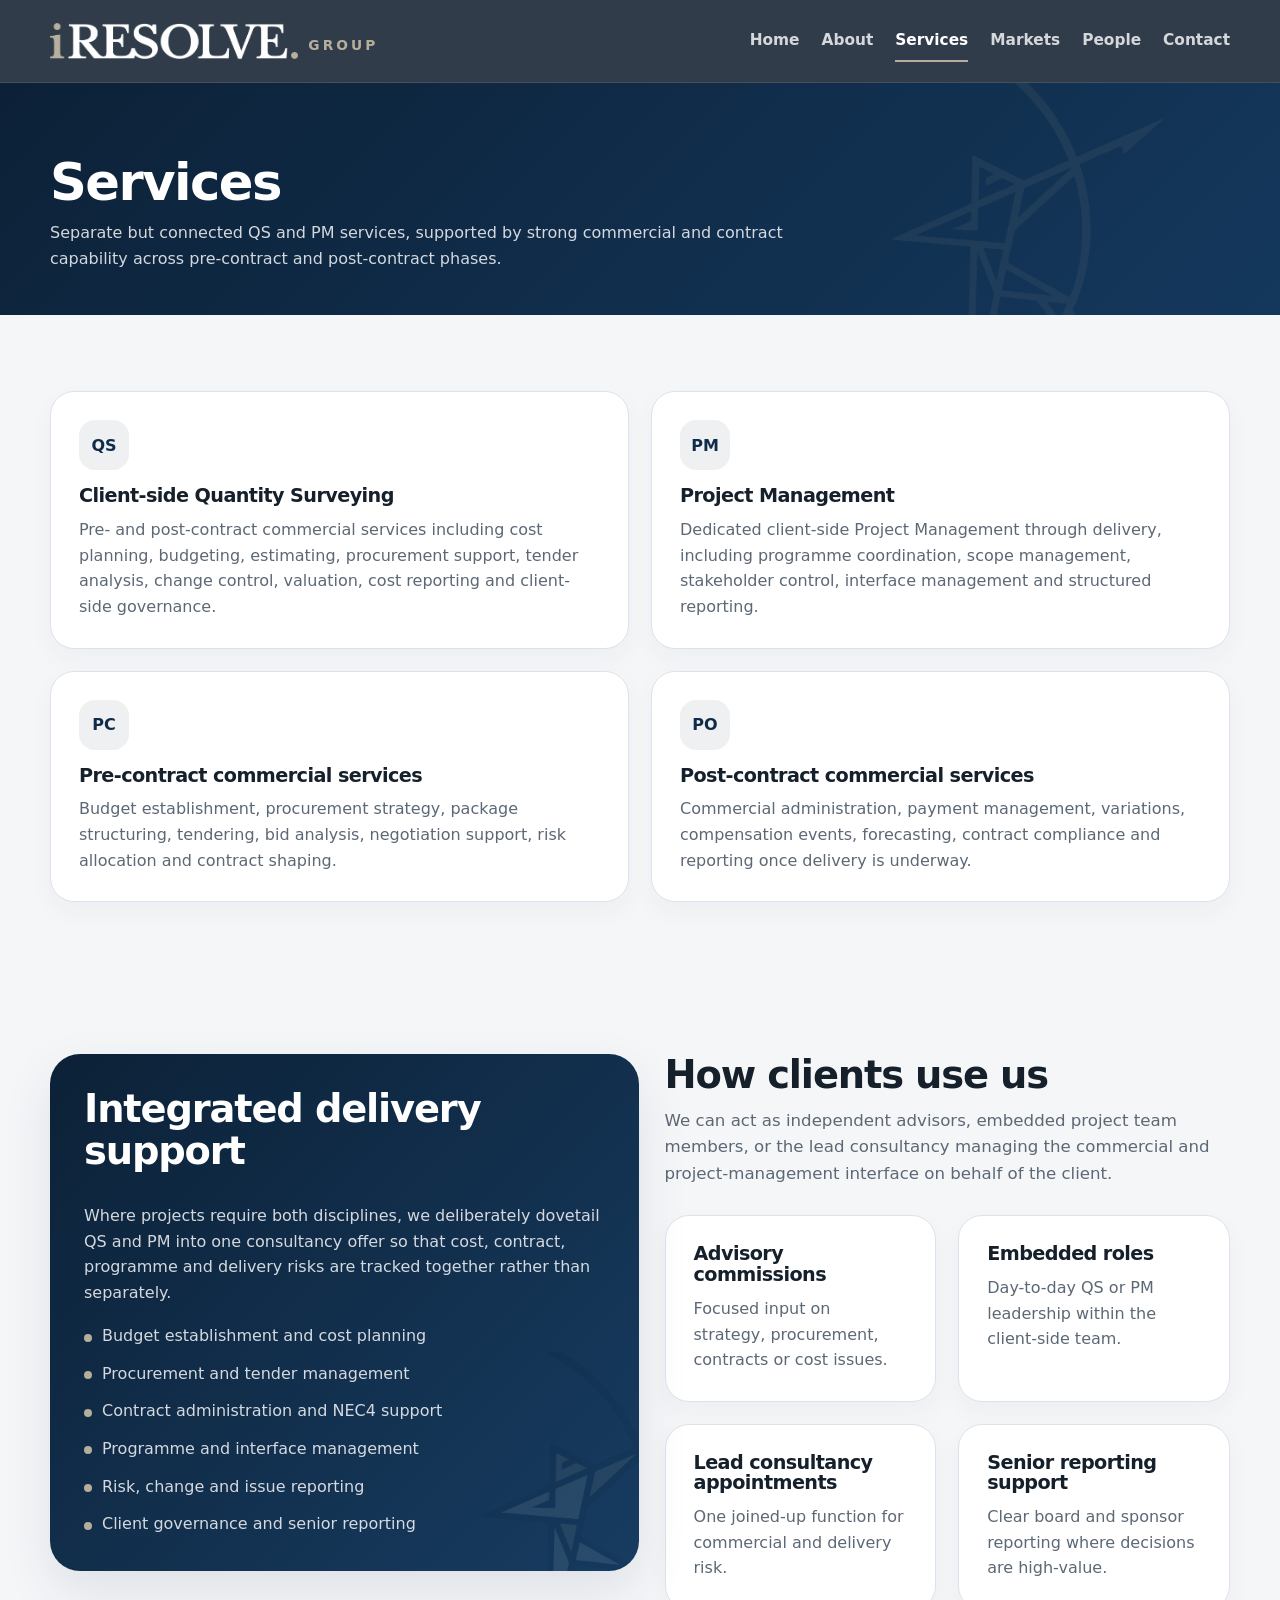
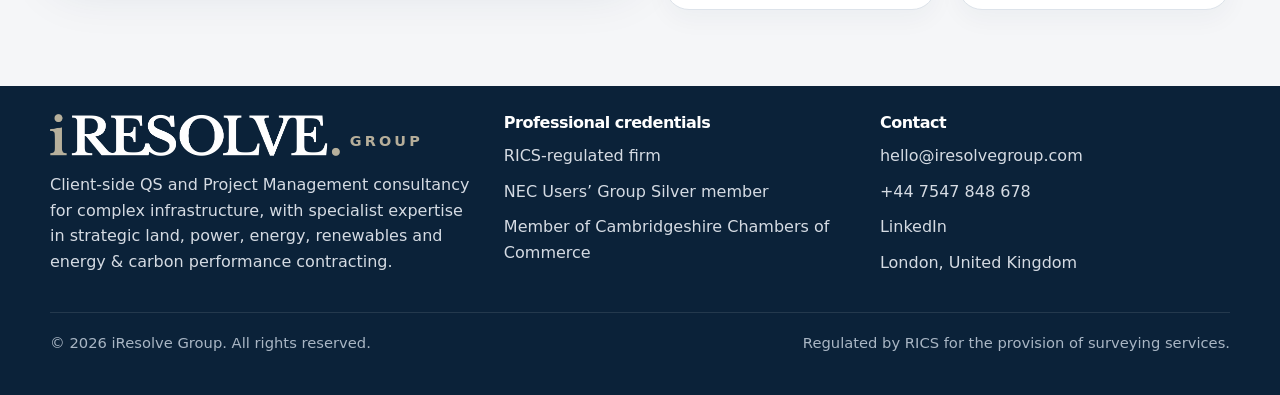
<file: iresolve-final-folder/services.html>
<!doctype html><html lang="en"><head><meta charset="utf-8"><meta name="viewport" content="width=device-width,initial-scale=1"><title>Services | iResolve Group</title><meta name="description" content="Client-side Quantity Surveying, Project Management and integrated commercial services from pre-contract strategy through delivery."><link rel="icon" type="image/png" sizes="32x32" href="assets/favicon-32.png"><link rel="apple-touch-icon" href="assets/apple-touch-icon.png"><link rel="stylesheet" href="assets/styles.css"></head><body><header class="site-header"><div class="container nav-wrap"><a class="brand" href="index.html"><img src="assets/logo-wordmark-white.png" alt="iResolve"><span class="group">GROUP</span></a><button class="menu-toggle" aria-label="Open menu">☰</button><nav class="nav"><a href="index.html">Home</a><a href="about.html">About</a><a href="services.html" class="active">Services</a><a href="markets.html">Markets</a><a href="people.html">People</a><a href="contact.html">Contact</a></nav></div></header>
<main><section class="page-hero"><div class="container"><h1>Services</h1><p>Separate but connected QS and PM services, supported by strong commercial and contract capability across pre-contract and post-contract phases.</p></div></section><section class="section"><div class="container grid-2"><div class="card"><div class="icon">QS</div><h3>Client-side Quantity Surveying</h3><p>Pre- and post-contract commercial services including cost planning, budgeting, estimating, procurement support, tender analysis, change control, valuation, cost reporting and client-side governance.</p></div><div class="card"><div class="icon">PM</div><h3>Project Management</h3><p>Dedicated client-side Project Management through delivery, including programme coordination, scope management, stakeholder control, interface management and structured reporting.</p></div><div class="card"><div class="icon">PC</div><h3>Pre-contract commercial services</h3><p>Budget establishment, procurement strategy, package structuring, tendering, bid analysis, negotiation support, risk allocation and contract shaping.</p></div><div class="card"><div class="icon">PO</div><h3>Post-contract commercial services</h3><p>Commercial administration, payment management, variations, compensation events, forecasting, contract compliance and reporting once delivery is underway.</p></div></div></section><section class="section"><div class="container split"><div class="dark-panel"><h2 style="margin-top:0;font-size:clamp(2rem,3vw,2.8rem)">Integrated delivery support</h2><p>Where projects require both disciplines, we deliberately dovetail QS and PM into one consultancy offer so that cost, contract, programme and delivery risks are tracked together rather than separately.</p><ul class="checklist"><li>Budget establishment and cost planning</li><li>Procurement and tender management</li><li>Contract administration and NEC4 support</li><li>Programme and interface management</li><li>Risk, change and issue reporting</li><li>Client governance and senior reporting</li></ul></div><div><div class="section-head"><h2>How clients use us</h2><p>We can act as independent advisors, embedded project team members, or the lead consultancy managing the commercial and project-management interface on behalf of the client.</p></div><div class="grid-2"><div class="card"><h3>Advisory commissions</h3><p>Focused input on strategy, procurement, contracts or cost issues.</p></div><div class="card"><h3>Embedded roles</h3><p>Day-to-day QS or PM leadership within the client-side team.</p></div><div class="card"><h3>Lead consultancy appointments</h3><p>One joined-up function for commercial and delivery risk.</p></div><div class="card"><h3>Senior reporting support</h3><p>Clear board and sponsor reporting where decisions are high-value.</p></div></div></div></div></section></main>
<footer class="footer"><div class="container"><div class="footer-top"><div class="footer-brand"><div class="footer-lockup"><img src="assets/logo-wordmark-white.png" alt="iResolve"><span class="group">GROUP</span></div><p>Client-side QS and Project Management consultancy for complex infrastructure, with specialist expertise in strategic land, power, energy, renewables and energy &amp; carbon performance contracting.</p></div><div><h4>Professional credentials</h4><ul><li>RICS-regulated firm</li><li>NEC Users’ Group Silver member</li><li>Member of Cambridgeshire Chambers of Commerce</li></ul></div><div><h4>Contact</h4><ul><li><a href="mailto:hello@iresolvegroup.com">hello@iresolvegroup.com</a></li><li><a href="tel:+447547848678">+44 7547 848 678</a></li><li><a href="https://www.linkedin.com/company/iresolvegroup/" target="_blank" rel="noopener">LinkedIn</a></li><li>London, United Kingdom</li></ul></div></div><div class="footer-bottom"><div>© 2026 iResolve Group. All rights reserved.</div><div>Regulated by RICS for the provision of surveying services.</div></div></div></footer><script src="assets/site.js"></script></body></html>
</file>
<file: iresolve-final-folder/assets/styles.css>
:root{
  --navy:#0f2d4a;--navy-2:#173c61;--stone:#b6ae9a;--ink:#15202b;--muted:#5c6875;
  --bg:#f5f6f8;--line:#dde3ea;--white:#ffffff;--card:#ffffff;--shadow:0 20px 50px rgba(15,45,74,.10);
  --radius:24px;--max:1180px;
}
*{box-sizing:border-box}html{scroll-behavior:smooth}
body{margin:0;font-family:Inter,ui-sans-serif,system-ui,-apple-system,BlinkMacSystemFont,"Segoe UI",sans-serif;color:var(--ink);background:var(--bg);line-height:1.6}
img{max-width:100%;display:block}a{text-decoration:none;color:inherit}.container{width:min(calc(100% - 32px),var(--max));margin:0 auto}
.site-header{position:sticky;top:0;z-index:100;background:rgba(10,24,40,.84);border-bottom:1px solid rgba(255,255,255,.10);backdrop-filter:blur(12px)}
.nav-wrap{display:flex;align-items:center;justify-content:space-between;min-height:82px;gap:24px}
.brand{display:flex;align-items:flex-end;gap:10px}.brand img{height:36px;width:auto}.brand .group{font-size:.86rem;letter-spacing:.22em;font-weight:700;color:var(--stone);padding-bottom:3px}
.nav{display:flex;align-items:center;gap:22px;flex-wrap:wrap}.nav a{color:rgba(255,255,255,.80);font-weight:600;font-size:.96rem;padding:8px 0;border-bottom:2px solid transparent}
.nav a:hover,.nav a.active{color:#fff;border-color:var(--stone)}.menu-toggle{display:none;background:none;border:0;color:#fff;font-size:1.4rem}
.btn{display:inline-flex;align-items:center;justify-content:center;min-height:50px;padding:0 20px;border-radius:999px;border:1px solid transparent;font-weight:700;transition:.2s ease;cursor:pointer}
.btn-primary{background:var(--stone);color:var(--navy)}.btn-primary:hover{filter:brightness(.96)}.btn-secondary{border-color:rgba(255,255,255,.22);color:#fff;background:transparent}.btn-secondary.dark{border-color:var(--line);color:var(--ink)}
.hero{position:relative;overflow:hidden;background:linear-gradient(135deg,#0b2239 0%,var(--navy) 55%,#163a5f 100%);color:#fff}
.hero::after{content:"";position:absolute;inset:0;background:radial-gradient(circle at 85% 20%, rgba(255,255,255,.12), transparent 28%),linear-gradient(180deg, rgba(255,255,255,.04), transparent 55%);pointer-events:none}
.hero-grid{display:grid;grid-template-columns:1.34fr .66fr;gap:42px;align-items:start;padding:92px 0 72px;position:relative;z-index:1}
.hero-logo{max-width:540px;margin:0 0 22px}.hero-logo img{width:100%;height:auto}.hero-logo .group{font-size:1rem;letter-spacing:.3em;font-weight:700;color:var(--stone);text-align:right;margin-top:6px}
.eyebrow{display:inline-flex;padding:8px 14px;border-radius:999px;background:rgba(255,255,255,.09);border:1px solid rgba(255,255,255,.12);font-weight:700;font-size:.9rem;margin-bottom:18px;color:#f6f0df}
h1,h2,h3,h4{line-height:1.08;letter-spacing:-.03em}h1{font-size:clamp(2.5rem,5vw,4.8rem);margin:0 0 16px}
.hero p.lead{max-width:780px;color:rgba(255,255,255,.84);font-size:1.07rem;margin:0 0 30px}
.hero-actions{display:flex;gap:14px;flex-wrap:wrap;margin-bottom:24px}.hero-bullets{display:flex;gap:12px;flex-wrap:wrap}
.hero-bullets span{border:1px solid rgba(255,255,255,.14);background:rgba(255,255,255,.06);padding:10px 14px;border-radius:999px;font-size:.92rem;color:#e9edf2}
.hero-art-wrap{position:relative;min-height:420px;display:flex;align-items:flex-start;justify-content:center;padding-top:34px}
.hero-art-wrap img{width:min(94%,360px);height:auto;opacity:.34;transform:translate(10%,-2%)}
.hero-card{margin-top:18px;background:rgba(255,255,255,.08);border:1px solid rgba(255,255,255,.12);backdrop-filter:blur(12px);border-radius:28px;padding:30px;box-shadow:var(--shadow);position:relative;overflow:hidden;max-width:700px}
.hero-card::before{content:"";position:absolute;right:-40px;bottom:-40px;width:240px;height:240px;background:url('archer-beige.png') center/contain no-repeat;opacity:.10;pointer-events:none}
.hero-card h3{margin:0 0 14px;font-size:1.35rem}.hero-card p{margin:0;color:rgba(255,255,255,.82)}.hero-card ul{margin:18px 0 0;padding:0;list-style:none;display:grid;gap:12px}
.hero-card li{padding-left:18px;position:relative;color:#f2f4f7}.hero-card li::before{content:"";position:absolute;left:0;top:.65em;width:8px;height:8px;border-radius:50%;background:var(--stone)}
.section{padding:76px 0}.section-head{max-width:780px;margin-bottom:28px}.section-head h2{font-size:clamp(2rem,3vw,3rem);margin:0 0 12px}.section-head p{margin:0;color:var(--muted);font-size:1.04rem}
.grid-2,.grid-3,.grid-4{display:grid;gap:22px}.grid-2{grid-template-columns:repeat(2,1fr)}.grid-3{grid-template-columns:repeat(3,1fr)}.grid-4{grid-template-columns:repeat(4,1fr)}
.card,.feature,.cred-badge,.project,.quote,.contact-card,.stat,.market,.person-card{background:var(--card);border:1px solid var(--line);border-radius:var(--radius);box-shadow:0 10px 24px rgba(15,45,74,.04)}
.card,.feature,.project,.quote,.contact-card,.stat,.market,.person-card{padding:28px}.icon{width:50px;height:50px;border-radius:16px;background:rgba(15,45,74,.07);color:var(--navy);display:grid;place-items:center;font-weight:800;margin-bottom:16px}
.feature h3,.project h3,.market h3,.quote h3,.contact-card h3,.card h3,.person-card h3{margin:0 0 10px;font-size:1.2rem}.feature p,.project p,.market p,.quote p,.contact-card p,.card p,.person-card p{margin:0;color:var(--muted)}
.split{display:grid;grid-template-columns:1.02fr .98fr;gap:26px;align-items:start}
.dark-panel{background:linear-gradient(135deg,#0c2137 0%,#173c61 100%);color:#fff;border-radius:30px;padding:34px;box-shadow:var(--shadow);position:relative;overflow:hidden}
.dark-panel::after{content:"";position:absolute;right:-90px;bottom:-40px;width:260px;height:260px;background:url('archer-colour.png') center/contain no-repeat;opacity:.10}
.dark-panel p,.dark-panel li{color:rgba(255,255,255,.82)}.checklist{list-style:none;margin:18px 0 0;padding:0;display:grid;gap:12px}.checklist li{padding-left:18px;position:relative}.checklist li::before{content:"";position:absolute;left:0;top:.65em;width:8px;height:8px;border-radius:50%;background:var(--stone)}
.credentials{display:grid;grid-template-columns:repeat(3,1fr);gap:18px}.cred-badge{padding:22px;display:flex;align-items:center;justify-content:center;min-height:160px}.cred-badge img{max-height:92px;width:auto;object-fit:contain}
.band{background:linear-gradient(135deg,#f0f2f6 0%,#ffffff 100%);border-top:1px solid var(--line);border-bottom:1px solid var(--line)}
.logo-grid{display:grid;grid-template-columns:repeat(5,1fr);gap:14px}.logo-pill{border:1px dashed #c9d2dc;border-radius:18px;padding:18px;text-align:center;color:var(--muted);background:rgba(255,255,255,.72);font-weight:600;min-height:82px;display:flex;align-items:center;justify-content:center}
.refs{display:grid;grid-template-columns:repeat(3,1fr);gap:22px}.quote blockquote{margin:0 0 14px;font-size:1.08rem;color:var(--ink);font-weight:500}.quote cite{font-style:normal;color:var(--muted);font-weight:600}
.stats{display:grid;grid-template-columns:repeat(4,1fr);gap:18px}.stat strong{display:block;font-size:1.9rem;line-height:1;margin-bottom:8px;color:var(--navy)}.stat span{color:var(--muted)}
.page-hero{background:linear-gradient(135deg,#0c2137 0%,#14385d 100%);color:#fff;padding:72px 0 44px;position:relative;overflow:hidden}
.page-hero::after{content:"";position:absolute;right:8%;top:50%;transform:translateY(-50%);width:min(28vw,300px);height:min(28vw,300px);background:url('archer-beige.png') center/contain no-repeat;opacity:.08}
.page-hero h1{font-size:clamp(2.2rem,4vw,3.8rem);margin:0 0 10px;position:relative;z-index:1}.page-hero p{max-width:760px;color:rgba(255,255,255,.82);margin:0;position:relative;z-index:1}
.contact-grid{display:grid;grid-template-columns:.95fr 1.05fr;gap:24px}.contact-list{list-style:none;margin:18px 0 0;padding:0;display:grid;gap:12px}.contact-list li{color:var(--muted)}
input,textarea,select{width:100%;min-height:52px;padding:14px 16px;border:1px solid var(--line);border-radius:16px;font:inherit;color:var(--ink);background:#fff}textarea{min-height:160px;resize:vertical}.row-2{display:grid;grid-template-columns:repeat(2,1fr);gap:14px}
.small{font-size:.95rem;color:var(--muted)}
.avatar{width:160px;height:160px;margin:0 auto 18px;border-radius:50%;background:linear-gradient(135deg,#dfe6ef,#f6f8fb);border:1px solid var(--line);display:grid;place-items:center;color:var(--muted);font-weight:700}
.person-role{font-weight:700;color:var(--ink);margin-bottom:10px}
.footer{background:#0b2239;color:#d5dbe3;padding:28px 0 40px;margin-top:0}.footer-top{display:grid;grid-template-columns:1.1fr .9fr .9fr;gap:26px;align-items:start;border-bottom:1px solid rgba(255,255,255,.10);padding-bottom:22px;margin-bottom:18px}
.footer-brand .footer-lockup{display:flex;align-items:flex-end;gap:10px;margin-bottom:14px}.footer-brand .footer-lockup img{height:42px}.footer-brand .footer-lockup .group{font-size:.9rem;letter-spacing:.22em;font-weight:700;color:var(--stone);padding-bottom:3px}
.footer h4{margin:0 0 12px;font-size:1rem;color:#fff}.footer p,.footer li,.footer a{color:#d5dbe3}.footer ul{list-style:none;padding:0;margin:0;display:grid;gap:10px}
.footer-bottom{display:flex;justify-content:space-between;gap:18px;flex-wrap:wrap;font-size:.92rem;color:#a9b6c4}.notice{font-size:.86rem;color:#6b7786;background:#f8fafc;border:1px solid var(--line);padding:14px 16px;border-radius:16px}
@media (max-width:1040px){.hero-grid,.split,.contact-grid,.footer-top{grid-template-columns:1fr}.grid-3,.grid-4,.stats,.credentials,.refs{grid-template-columns:repeat(2,1fr)}.logo-grid{grid-template-columns:repeat(3,1fr)}.hero-art-wrap{min-height:240px}}
@media (max-width:760px){.nav{display:none;position:absolute;left:16px;right:16px;top:76px;background:#0d2640;border:1px solid rgba(255,255,255,.08);border-radius:18px;padding:14px 18px}.nav.open{display:grid}.menu-toggle{display:block}.brand img{height:32px}.brand .group{font-size:.72rem}.hero-grid{padding:72px 0 56px}.hero-logo{max-width:420px}.hero-logo .group{font-size:.86rem}.section{padding:58px 0}.grid-2,.grid-3,.grid-4,.stats,.credentials,.refs,.row-2,.logo-grid{grid-template-columns:1fr}.hero-art-wrap img{width:min(82%,360px);transform:none;opacity:.18}}
</file>
